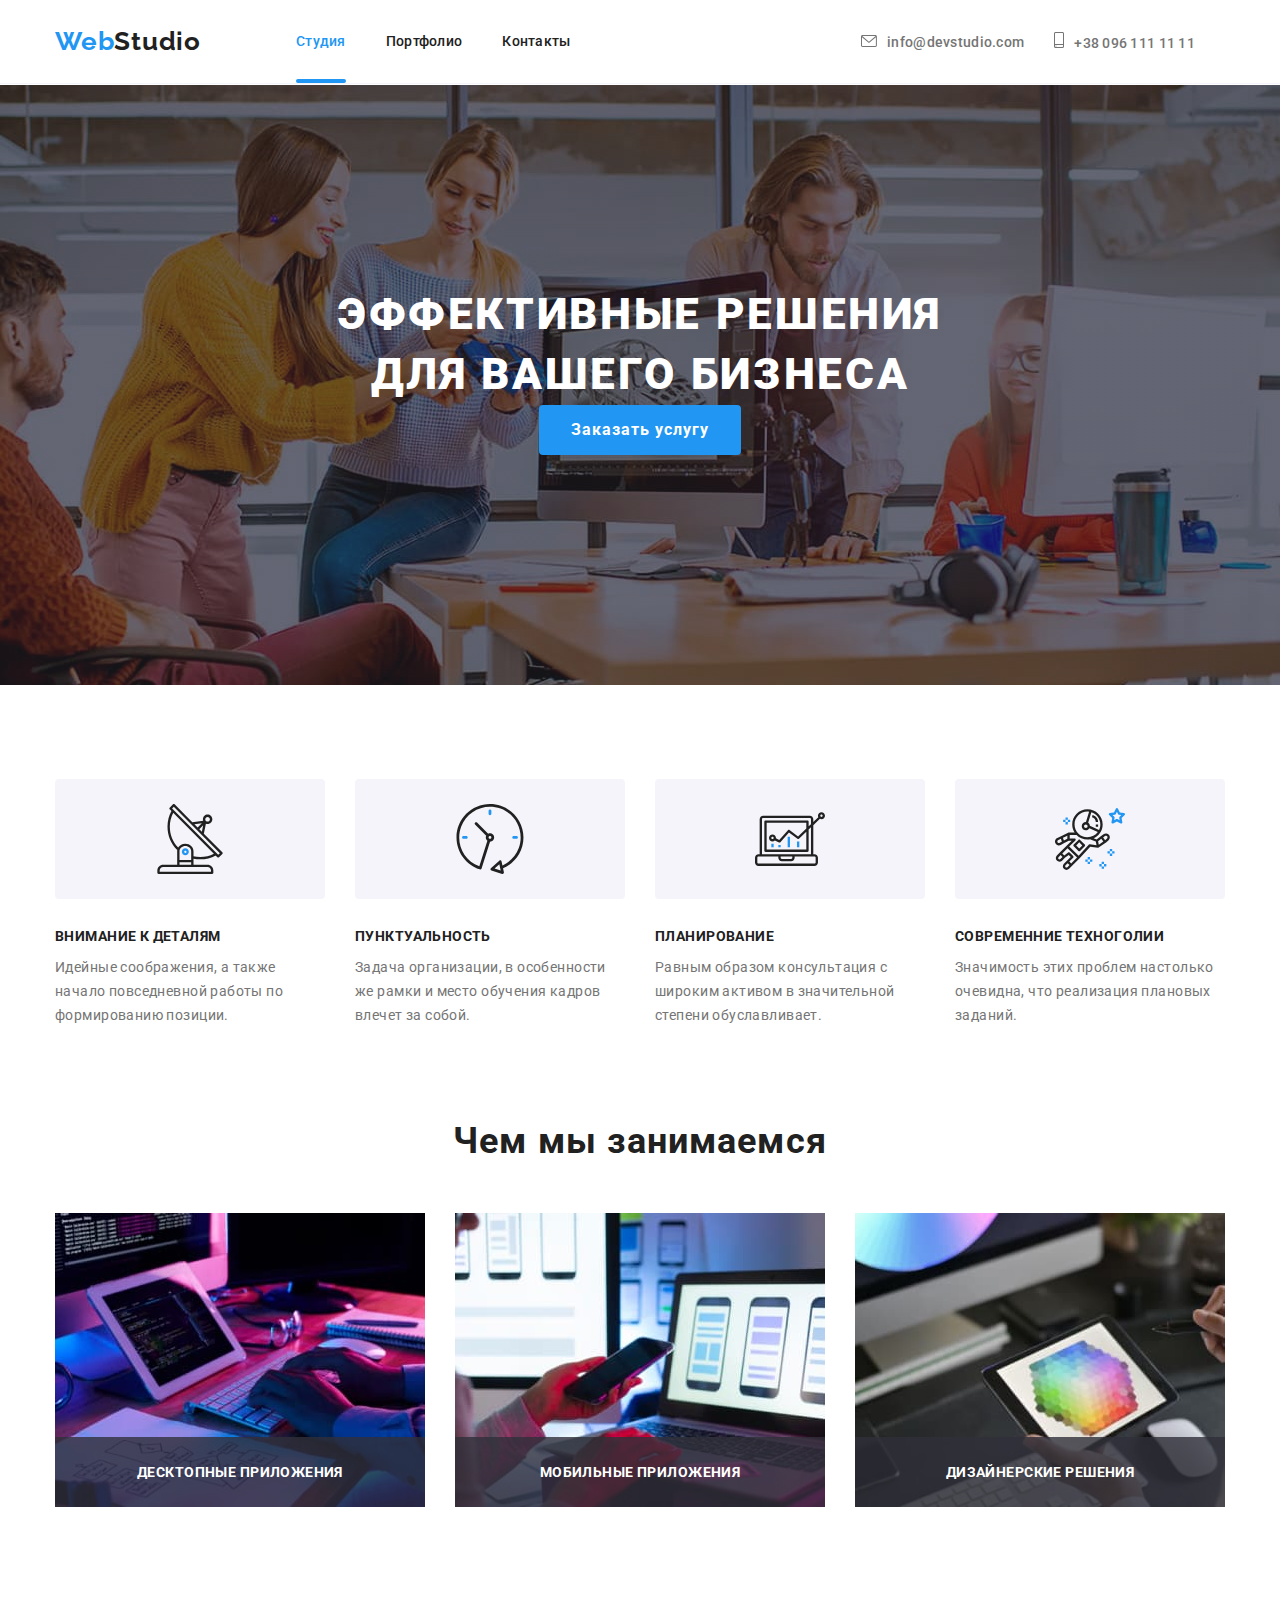
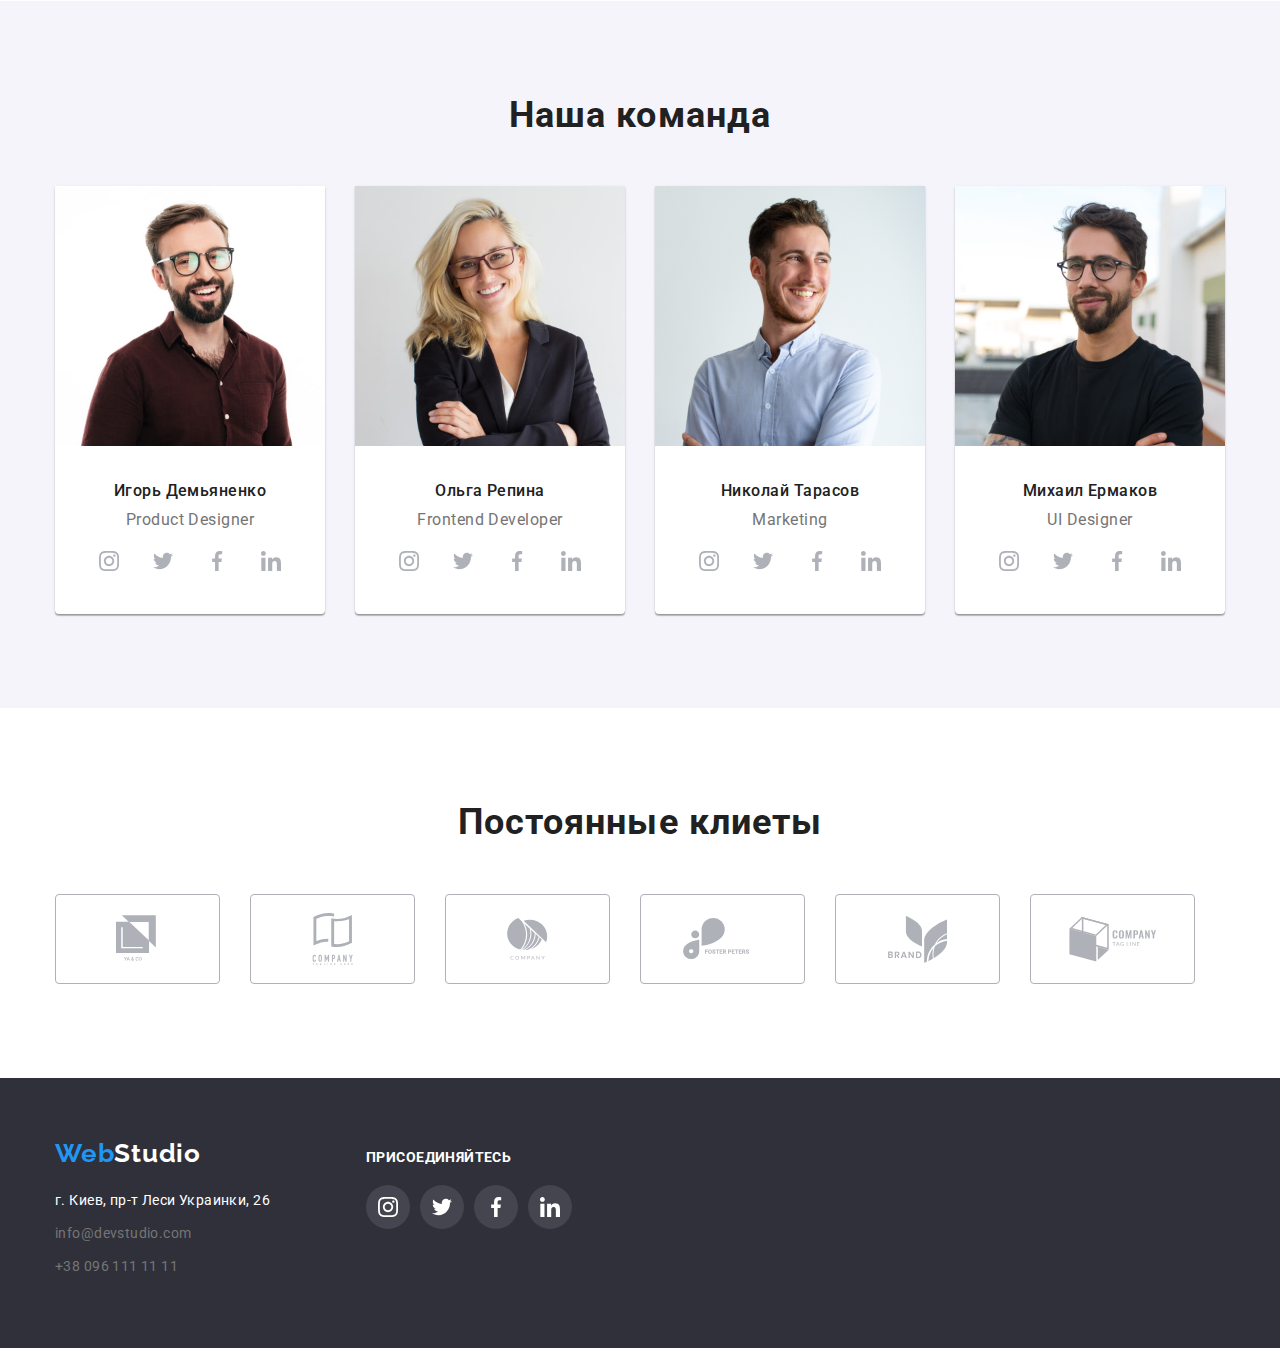
<file: index.html>
<!DOCTYPE html>
<html lang="ru">
  <head>
    <meta charset="UTF-8" />
    <meta name="viewport" content="width=device-width, initial-scale=1.0" />
    <title>WebStudio</title>
    <link rel="stylesheet" href="https://cdnjs.cloudflare.com/ajax/libs/modern-normalize/1.0.0/modern-normalize.min.css">
    <link rel="preconnect" href="https://fonts.gstatic.com"> 
    <link rel="preconnect" href="https://fonts.gstatic.com"> 
    <link href="https://fonts.googleapis.com/css2?family=Raleway:wght@700&family=Roboto:wght@400;500;700;900&display=swap" rel="stylesheet">
    <link rel="stylesheet" href="./css/styles.css">
  </head>

  <body>
    <!--Шапка сайта-->
    <header class="page-header">
      <div class="head">
        <nav class="navigation">
        <a class="logo-blue" href="./index.html">Web<span class="logo-black">Studio</span>
        </a>
            <ul class="site-nav">
              <li class="item">
                <a class="header-link current" href="./index.html">Студия</a>
              </li>
              <li class="item">
                <a class="header-link" href="./portfolio.html">Портфолио</a>
              </li>                
              <li class="item">
                <a class="header-link" href="#">Контакты</a>
              </li>
            </ul>
        </nav>

        <ul class="adrress-header">
            <li class="mail-link"><a class="adrress" href="mailto:info@example.com">
              <svg class="mail-svg" width="16px" height="12px">
                <use href="./images/symbol-defs.svg#envelope-2"></use>
              </svg>info@devstudio.com</a></li>
            <li class="mail-link"><a class="adrress" href="tel:+380991111111">
              <svg class="phone-svg" width="10" height="16">
                <use href="./images/symbol-defs.svg#smartphone"></use>
              </svg>+38 096 111 11 11</a></li>
        </ul>
      </div>
    </header>

    <main>

      <!--Герой-->
        <section class="hero">
          <div class="overlay">
            <div class="heading-container">
            <h1 class="hero-title">Эффективные решения для вашего бизнеса</h1>
            </div>
            <button type="button" class="button" data-open-modal>Заказать услугу</button>
          </div>
        </section>
      

      <!--Наши преимущества-->
      <section class="section">
        <div class="container">
          <h2 class="visually-hidden">Наши особенности</h2>
            <ul class="feature-list">
              <li class="feature-benefits icon-antenna">
                <div class="feature-svg">
                  <svg class="item-svg">
                    <use href="./images/symbol-defs.svg#antenna"></use>
                  </svg>
                </div>
                <h3 class="title">Внимание к деталям</h3>
                <p class="feature-list-description">
                Идейные соображения, а также начало повседневной работы по
                  формированию позиции.
                </p>
            </li>
            <li class="feature-benefits icon-clock">
              <div class="feature-svg">
                <svg class="item-svg">
                  <use href="./images/symbol-defs.svg#clock"></use>
                </svg>
              </div>
              <h3 class="title">Пунктуальность</h3>
              <p class="feature-list-description">
                Задача организации, в особенности же рамки и место обучения кадров
                влечет за собой.
              </p>
            </li>
            <li class="feature-benefits icon-diagrama">
              <div class="feature-svg">
                <svg class="item-svg">
                  <use href="./images/symbol-defs.svg#diagram"></use>
                </svg>
              </div>
              <h3 class="title">Планирование</h3>
              <p class="feature-list-description">
                Равным образом консультация с широким активом в значительной
                степени обуславливает.
              </p>
            </li>
            <li class="feature-benefits icon-astronaut">
              <div class="feature-svg">
                <svg class="item-svg">
                  <use href="./images/symbol-defs.svg#astronaut"></use>
                </svg>
              </div>
              <h3 class="title">Современние техноголии</h3>
              <p class="feature-list-description">
                Значимость этих проблем настолько очевидна, что реализация
                плановых заданий.
              </p>
            </li>
          </ul>
        </div>
      </section>

      <!--Чем мы занимаемся-->
      <section class="employment-section">
        <div class="container">
          <h2 class="employment-title">Чем мы занимаемся</h2>
          <ul class="employment">
            <li class="item">
              <div class="product-overlay">
                <img
                  src="./images/programer-working-his-desk-office.jpg"
                  alt="Фото програмиста работаючего в офисе"
                  width="370"
                />
                <div class="employment-overlay">
                <p class="employment-text">
                  Десктопные приложения
                </p>
                </div>
              </div>
            </li>
            <li class="item">
              <div class="product-overlay">
                <img
                  src="./images/designers-are-developing-application-smartphones.jpg"
                  alt="Фото разроботки интерфейса для приложения"
                  width="370"
                />
                <div class="employment-overlay">
                  <p class="employment-text">
                    Мобильные приложения
                  </p>
                </div>
              </div>
            </li>
            <li class="item">
              <div class="product-overlay">
                <img 
                src="./images/creative-artist-web-design-with-working-colour.jpg" 
                alt="Фото дизайнера подбирающего цвета на планшете" width="370"
                />
                <div class="employment-overlay">
                  <p class="employment-text">
                    Дизайнерские решения
                  </p>
                </div>
              </div>
            </li>
          </ul>
        </div>
      </section>

      <!--Наша команда-->
      <section class="team-section section">
        <div class="container">
          <h2 class="team-heading">Наша команда</h2>
            <ul class="team-list">
              <li class="team-card">
                <img class="card-face" src="./images/Igor.jpg"
                alt="Игорь Демьяненко" width="270"
                /> 
                <h3 class="person">Игорь Демьяненко</h3>
                <p class="duties">Product Designer</p>
                <ul class="social">
                  <li class="distance">
                  <a class="master-icon" href="https://www.instagram.com">
                    <svg class="icon-social" width="20px" height="20px"><use href="./images/symbol-defs.svg#instagram"></use>
                    </svg>
                </a>
                </li>
                <li class="distance">
                  <a class="master-icon" href="https://twitter.com">
                    <svg class="icon-social" width="20px" height="20px"><use href="./images/symbol-defs.svg#twitter"></use>
                    </svg>
                </a>
                </li>
                <li class="distance">
                  <a class="master-icon" href="https://www.facebook.com">
                    <svg class="icon-social" width="20px" height="20px"><use href="./images/symbol-defs.svg#facebook"></use>
                    </svg>
                </a>
                </li>
                <li class="distance">
                  <a class="master-icon" href="https://www.linkedin.com">
                    <svg class="icon-social" width="20px" height="20px"><use href="./images/symbol-defs.svg#linkedin"></use>
                    </svg>
                </a>
                </li>
                </ul>
              </li>
              <li class="team-card">
                <img class="card-face" src="./images/Olga.jpg"
                alt="Ольга Репина" width="270"
                /> 
                <h3 class="person">Ольга Репина</h3>
                <p class="duties">Frontend Developer</p>
                <ul class="social">
                  <li class="distance">
                  <a class="master-icon" href="https://www.instagram.com">
                    <svg class="icon-social" width="20px" height="20px"><use href="./images/symbol-defs.svg#instagram"></use>
                    </svg>
                </a>
                </li>
                <li class="distance">
                  <a class="master-icon" href="https://twitter.com">
                    <svg class="icon-social" width="20px" height="20px"><use href="./images/symbol-defs.svg#twitter"></use>
                    </svg>
                </a>
                </li>
                <li class="distance">
                  <a class="master-icon" href="https://www.facebook.com">
                    <svg class="icon-social" width="20px" height="20px"><use href="./images/symbol-defs.svg#facebook"></use>
                    </svg>
                </a>
                </li>
                <li class="distancer">
                  <a class="master-icon" href="https://www.linkedin.com">
                    <svg class="icon-social" width="20px" height="20px"><use href="./images/symbol-defs.svg#linkedin"></use>
                    </svg>
                </a>
                </li>
                </ul>
              </li>
              <li class="team-card"> 
                <img class="card-face" src="./images/Nikolay.jpg"
                alt="Николай Тарасов" width="270"
                /> 
                <h3 class="person">Николай Тарасов</h3>
                <p class="duties">Marketing</p>
                <ul class="social">
                  <li class="distance">
                  <a class="master-icon" href="https://www.instagram.com">
                    <svg class="icon-social" width="20px" height="20px"><use href="./images/symbol-defs.svg#instagram"></use>
                    </svg>
                </a>
                </li>
                <li class="distance">
                  <a class="master-icon" href="https://twitter.com">
                    <svg class="icon-social" width="20px" height="20px"><use href="./images/symbol-defs.svg#twitter"></use>
                    </svg>
                </a>
                </li>
                <li class="distance">
                  <a class="master-icon" href="https://www.facebook.com">
                    <svg class="icon-social" width="20px" height="20px"><use href="./images/symbol-defs.svg#facebook"></use>
                    </svg>
                </a>
                </li>
                <li class="distance">
                  <a class="master-icon" href="https://www.linkedin.com">
                    <svg class="icon-social" width="20px" height="20px"><use href="./images/symbol-defs.svg#linkedin"></use>
                    </svg>
                </a>
                </li>
                </ul>
              </li>
              <li class="team-card">
                <img class="card-face" src="./images/Mikhail.jpg"
                alt="Михаил Ермаков" width="270"
                /> 
                <h3 class="person">Михаил Ермаков</h3>
                <p class="duties">UI Designer</p>
                <ul class="social">
                  <li class="distance">
                  <a class="master-icon" href="https://www.instagram.com">
                    <svg class="icon-social" width="20px" height="20px"><use href="./images/symbol-defs.svg#instagram"></use>
                    </svg>
                </a>
                </li>
                <li class="distance">
                  <a class="master-icon" href="https://twitter.com">
                    <svg class="icon-social" width="20px" height="20px"><use href="./images/symbol-defs.svg#twitter"></use>
                    </svg>
                </a>
                </li>
                <li class="distance">
                  <a class="master-icon" href="https://www.facebook.com">
                    <svg class="icon-social" width="20px" height="20px"><use href="./images/symbol-defs.svg#facebook"></use>
                    </svg>
                </a>
                </li>
                <li class="distance">
                  <a class="master-icon" href="https://www.linkedin.com">
                    <svg class="icon-social" width="20px" height="20px"><use href="./images/symbol-defs.svg#linkedin"></use>
                    </svg>
                </a>
                </li>
                </ul>
              </li>
            </ul>
          </div>
      </section>

      <!--Постоянные клиенты-->
      <section class="client">
        <div class="container">
          <h2 class="client-heading">Постоянные клиеты</h2>
          <ul class="client-icon list">
            <li class="client-container">
              <a class="client-link" href="">
                <svg class="client-svg1" width="44" height="49">
                  <use href="./images/symbol-defs.svg#logo-1" ></use>
                </svg>
              </a>
            </li>
            <li class="client-container">
              <a class="client-link" href="">
                <svg class="client-svg1" width="44" height="52">
                  <use href="./images/symbol-defs.svg#logo-2" ></use>
                </svg>
              </a></li>
            <li class="client-container">
              <a class="client-link" href="">
                <svg class="client-svg1" width="41" height="42">
                  <use href="./images/symbol-defs.svg#logo-3" ></use>
                </svg>
              </a></li>
            <li class="client-container">
              <a class="client-link" href="">
                <svg class="client-svg1" width="79" height="42">
                  <use href="./images/symbol-defs.svg#logo-4" ></use>
                </svg>
              </a></li>
            <li class="client-container">
              <a class="client-link" href="">
                <svg class="client-svg1" width="59" height="47">
                  <use href="./images/symbol-defs.svg#logo-5" ></use>
                </svg>
              </a></li>
              <li class="client-container">
                <a class="client-link" href="">
                  <svg class="client-svg1" width="88" height="45">
                    <use href="./images/symbol-defs.svg#logo-6" ></use>
                  </svg>
                </a></li>
          </ul>
        </div>
      </section>
    </main>

    <!--Футер-->
    <footer class="footer">
      <div class="container position">
        <div>
            <a href="./index.html" class="logo-blue">Web<span class="logo-white">Studio</span></a>
            <address class="adrress-post">
              г. Киев, пр-т Леси Украинки, 26
              </address>
            <ul class="adrress-footer">
              <li class="adrress-item">
                <a href="mailto:info@example.com" class="adrress">info@devstudio.com</a>
              </li>
              <li>
                <a href="tel:+380991111111" class="adrress">+38 096 111 11 11</a>
              </li>
            </ul>
        </div>
        <div class="socials-footer">
          <p class="footer-apendix">Присоединяйтесь</p>
          <ul class="socials-link svg-list">
            <li class="roster"><a class="master-social" href="https://www.instagram.com">
              <svg class="icon-social" width="20px" height="20px"><use href="./images/symbol-defs.svg#instagram"></use>
              </svg>
            </a>
            </li>
            <li class="roster"><a class="master-social" href="https://twitter.com">
              <svg class="icon-social" width="20px" height="20px"><use href="./images/symbol-defs.svg#twitter"></use>
              </svg>
            </a>
          </li>
            <li class="roster"><a class="master-social" href="https://www.facebook.com">
              <svg class="icon-social" width="20px" height="20px"><use href="./images/symbol-defs.svg#facebook"></use>
              </svg>
            </a>
          </li>
            <li class="roster"><a class="master-social" href="https://www.linkedin.com">
              <svg class="icon-social" width="20px" height="20px"><use href="./images/symbol-defs.svg#linkedin"></use>
              </svg>
            </a>
          </li>
          </ul>
        </div>
      </div>
    </footer>

    <div class="backdrop is-hidden" data-backdrop>
      <div class="modal">
        <button class="modal-close-buttom" data-close-modal>
          <svg class="icon-modal-close" width="18px" height="18px"><use href="./images/symbol-defs.svg#close-black"></use>
          </svg>
        </button>
      </div>
    </div>

<!--Скріпт для автоматичного підгону хедера та відкривання модалки-->
    <script>
      const { height: pageHeaderHeight } = document
        .querySelector(".page-header")
        .getBoundingClientRect();

      document.body.style.paddingTop = `${pageHeaderHeight}px`;

      const refs = {
        openModalBtn: document.querySelector('[data-open-modal]'),
        closeModalBtn: document.querySelector('[data-close-modal]'),
        backdrop: document.querySelector('[data-backdrop]'),
      };

      refs.openModalBtn.addEventListener('click', toggleModal);
      refs.closeModalBtn.addEventListener('click', toggleModal);

      refs.backdrop.addEventListener('click', logBackdropClick);

      function toggleModal() {
        refs.backdrop.classList.toggle('is-hidden');
      }

      function logBackdropClick() {
        console.log('Это клик в бекдроп');
      }
    </script>
  </body>
</html>
</file>
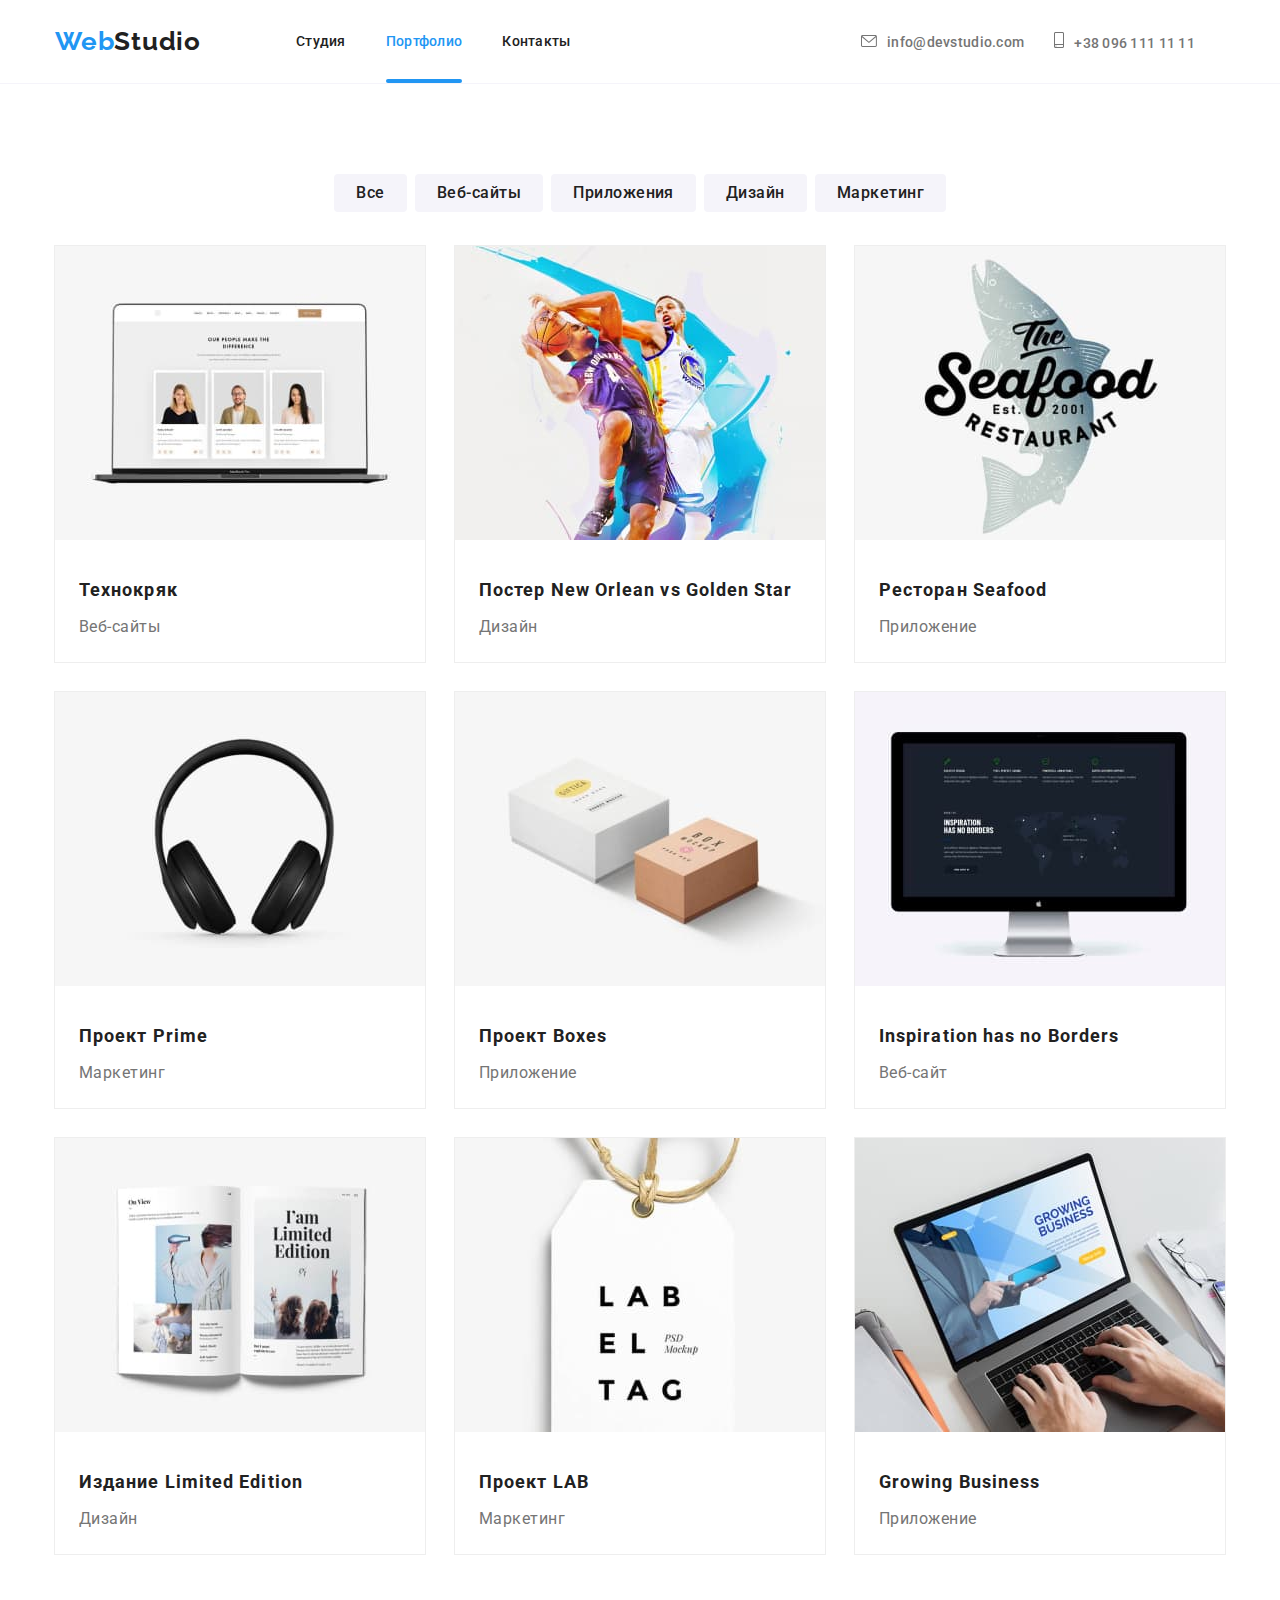
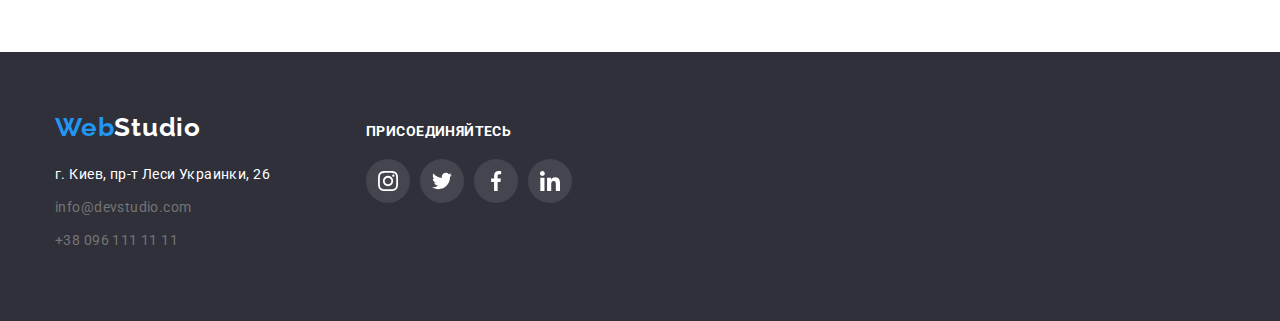
<file: portfolio.html>
<!DOCTYPE html>
<html lang="ru">
  <head>
    <meta charset="UTF-8" />
    <meta name="viewport" content="width=device-width, initial-scale=1.0" />
    <title>WebStudio</title>
    <link rel="stylesheet" href="https://cdnjs.cloudflare.com/ajax/libs/modern-normalize/1.0.0/modern-normalize.min.css">
    <link rel="preconnect" href="https://fonts.gstatic.com"> 
    <link rel="preconnect" href="https://fonts.gstatic.com"> 
    <link href="https://fonts.googleapis.com/css2?family=Raleway:wght@700&family=Roboto:wght@400;500;700;900&display=swap" rel="stylesheet">
    <link rel="stylesheet" href="./css/styles.css">
  </head>

  <body>
    <!--Шапка сайта-->
    <header class="page-header">
      <div class="head">
        <nav class="navigation">
          <a class="logo-blue" href="./index.html">Web<span class="logo-black">Studio</span>
          </a>
            <ul class="site-nav">
              <li class="item"><a class="header-link" href="./index.html">Студия</a></li>
              <li class="item"><a class="header-link current" href="./portfolio.html">Портфолио</a></li>
              <li class="item"><a class="header-link" href="#">Контакты</a></li>
          </ul>
        </nav>

        <ul class="adrress-header">
          <li class="mail-link"><a class="adrress" href="mailto:info@example.com">
            <svg class="mail-svg" width="16px" height="12px">
              <use href="./images/symbol-defs.svg#envelope-2"></use>
            </svg>info@devstudio.com</a></li>
          <li class="mail-link"><a class="adrress" href="tel:+380991111111">
            <svg class="phone-svg" width="10" height="16">
              <use href="./images/symbol-defs.svg#smartphone"></use>
            </svg>+38 096 111 11 11</a></li>
      </ul>
      </div>
    </header>

    <main>

      <!--Кнопки-->
      <section class="portfolio">
          <h2 class="visually-hidden">Портфоліо</h2>
            <ul class="filter-item">
              <li class="filter-list">
                <button type="button" class="filter-btn">Все</button>
              </li>
              <li class="filter-list">
                <button type="button" class="filter-btn">Веб-сайты</button>
              </li>
              <li class="filter-list">
                <button type="button" class="filter-btn">Приложения</button>
              </li>
              <li class="filter-list">
                <button type="button" class="filter-btn">Дизайн</button>
              </li>
              <li class="filter-list">
                <button type="button" class="filter-btn">Маркетинг</button>
              </li>
            </ul>
        

      <!--Все предложения в портфолио-->
        <div class="joboffer">
          <ul class="offers-list">
            <li class="item">
              <a class="offers-item-link" href="#">
                <div class="master-photo">
                  <img src="./images/Laptop.jpg" alt="открытый ноутбук">
                   <div class="portfolio-overlay">
                    <p class="paragraf-text">
                      Технокряк это современная площадка распространения коронавируса.
                      Компании используют эту платформу для цифрового шпионажа и атак 
                      на защищённые сервера конкурентов. 
                    </p>
                  </div>
                </div>   
              <div class="offers-info">
                  <h3 class="offers-list">Технокряк</h3>
                  <p class="heading">Веб-сайты</p>
              </div>
            </a>
            </li>
            <li class="item">
              <a class="offers-item-link" href="#">
                <div class="master-photo">
                  <img src="./images/Bascketball.jpg" alt="прижок баскетболистов">
                    <div class="portfolio-overlay">
                      <p class="paragraf-text">
                        Технокряк это современная площадка распространения коронавируса.
                        Компании используют эту платформу для цифрового шпионажа и атак 
                        на защищённые сервера конкурентов. 
                      </p>
                  </div> 
                </div>    
              <div class="offers-info">
                <h3 class="offers-list">Постер New Orlean vs Golden Star</h3>
                <p class="heading">Дизайн</p>
            </div>
            </a>
          </li>
          <li class="item">
            <a class="offers-item-link" href="#">
              <div class="master-photo">
                <img src="./images/Fish.jpg" alt="логотип ресторана">
                  <div class="portfolio-overlay">
                    <p class="paragraf-text">
                      Технокряк это современная площадка распространения коронавируса.
                      Компании используют эту платформу для цифрового шпионажа и атак 
                      на защищённые сервера конкурентов. 
                    </p>
                  </div>
              </div>
            <div class="offers-info">
              <h3 class="offers-list">Ресторан Seafood</h3>
              <p class="heading">Приложение</p>
            </div>  
          </a>
          </li>
          <li class="item">
            <a class="offers-item-link" href="#">
            <div class="master-photo">
              <img src="./images/Headphone.jpg" alt="наушники">
                <div class="portfolio-overlay">
                  <p class="paragraf-text">
                    Технокряк это современная площадка распространения коронавируса.
                    Компании используют эту платформу для цифрового шпионажа и атак 
                    на защищённые сервера конкурентов. 
                  </p>
                </div>
            </div>
            <div class="offers-info">
              <h3 class="offers-list">Проект Prime</h3>
              <p class="heading">Маркетинг</p>
            </div>
            </a>
          </li>
          <li class="item">
            <a class="offers-item-link" href="#">
            <div class="master-photo">
              <img src="./images/Boxes.jpg" alt="две коробочки">
                <div class="portfolio-overlay">
                  <p class="paragraf-text">
                    Технокряк это современная площадка распространения коронавируса.
                    Компании используют эту платформу для цифрового шпионажа и атак 
                    на защищённые сервера конкурентов. 
                  </p>
              </div>
            </div> 
            <div class="offers-info">
              <h3 class="offers-list">Проект Boxes</h3>
              <p class="heading">Приложение</p>
            </div>
            </a>
          </li>
          <li class="item">
            <a class="offers-item-link" href="#">
              <div class="master-photo">
                <img src="./images/Monitor.jpg" alt="аймак">
                  <div class="portfolio-overlay">
                    <p class="paragraf-text">
                    Технокряк это современная площадка распространения коронавируса.
                    Компании используют эту платформу для цифрового шпионажа и атак 
                    на защищённые сервера конкурентов. 
                    </p>
                  </div>
              </div>
            <div class="offers-info">
              <h3 class="offers-list">Inspiration has no Borders</h3>
              <p class="heading">Веб-сайт</p>
            </div>  
          </a>
          </li>
          <li class="item">
            <a class="offers-item-link" href="#">
              <div class="master-photo">
                <img src="./images/Book.jpg" alt="открытая книга">
                  <div class="portfolio-overlay">
                    <p class="paragraf-text">
                      Технокряк это современная площадка распространения коронавируса.
                      Компании используют эту платформу для цифрового шпионажа и атак 
                      на защищённые сервера конкурентов. 
                    </p>
                  </div>
              </div>
            <div class="offers-info"> 
              <h3 class="offers-list">Издание Limited Edition</h3>
              <p class="heading">Дизайн</p>
            </div>  
          </a>
          </li>
          <li class="item">
            <a class="offers-item-link" href="#">
              <div class="master-photo">
                <img src="./images/Label.jpg" alt="етикетка с логотипом">
                  <div class="portfolio-overlay">
                    <p class="paragraf-text">
                      Технокряк это современная площадка распространения коронавируса.
                      Компании используют эту платформу для цифрового шпионажа и атак 
                      на защищённые сервера конкурентов. 
                    </p>
                  </div>
              </div>
            <div class="offers-info">
              <h3 class="offers-list">Проект LAB</h3>
              <p class="heading">Маркетинг</p>
            </div>
            </a>
          </li>
          <li class="item">
            <a class="offers-item-link" href="#">
              <div class="master-photo">
                <img src="./images/LaptopHands.jpg" alt="руки на ноутбуке">
                  <div class="portfolio-overlay">
                    <p class="paragraf-text">
                      Технокряк это современная площадка распространения коронавируса.
                      Компании используют эту платформу для цифрового шпионажа и атак 
                      на защищённые сервера конкурентов. 
                    </p> 
                </div>
              </div> 
            <div class="offers-info">
              <h3 class="offers-list">Growing Business</h3>
              <p class="heading">Приложение</p>
            </div>  
          </a>
          </li>
        </ul>
      </div>
      </section>
    </main>

    <!--Футер-->
    <footer class="footer">
      <div class="container position">
        <div>
            <a href="./index.html" class="logo-blue">Web<span class="logo-white">Studio</span></a>
            <address class="adrress-post">
              г. Киев, пр-т Леси Украинки, 26
              </address>
            <ul class="adrress-footer">
              <li class="adrress-item">
                <a href="mailto:info@example.com" class="adrress">info@devstudio.com</a>
              </li>
              <li>
                <a href="tel:+380991111111" class="adrress">+38 096 111 11 11</a>
              </li>
            </ul>
        </div>
        <div class="socials-footer">
          <p class="footer-apendix">Присоединяйтесь</p>
          <ul class="socials-link svg-list">
            <li class="roster"><a class="master-social" href="https://www.instagram.com">
              <svg class="icon-social" width="20px" height="20px"><use href="./images/symbol-defs.svg#instagram"></use>
              </svg>
            </a>
            </li>
            <li class="roster"><a class="master-social" href="https://twitter.com">
              <svg class="icon-social" width="20px" height="20px"><use href="./images/symbol-defs.svg#twitter"></use>
              </svg>
            </a>
          </li>
            <li class="roster"><a class="master-social" href="https://www.facebook.com">
              <svg class="icon-social" width="20px" height="20px"><use href="./images/symbol-defs.svg#facebook"></use>
              </svg>
            </a>
          </li>
            <li class="roster"><a class="master-social" href="https://www.linkedin.com">
              <svg class="icon-social" width="20px" height="20px"><use href="./images/symbol-defs.svg#linkedin"></use>
              </svg>
            </a>
          </li>
          </ul>
        </div>
      </div>
      
    </footer>
  </body>
</html>
</file>
<file: css/styles.css>
:root {
    --primary-text-color: #757575;
    --title-text-color:  #212121;
    --accent-color: #2196F3;
    --accent-color-card: rgba(33, 150, 243, 0.9);
    --hero-text-color: #FFFFFF;
    --transparent-color: rgba(255, 255, 255, 0.6);
    --icon-main-color:  #AFB1B8;

    --background-main-color: #E5E5E5; 
    --background-secondary-color: #F5F4FA;
    --background-hero-color: #C4C4C4;
    --background-hero-footer-color: #2F303A;
    --background-head-color: #FFFFFF;

    --animation-duration: 250ms;
    --animation-type: cubic-bezier(0.4, 0, 0.2, 1);
}          
        /* цвет основного текста (светло-серый)  #757575; */
        /* цвет вторичного текста (заголовки, ближе к черному) #212121; */
        /* цвет акцента #2196F3; */
        /* цвет текста героя и почтового адреса (белый) #FFFFFF; */
        /* цвет прозрачный (адрес) rgba(255, 255, 255, 0.6); */

        /* цвет фона основной (белее) #E5E5E5; */
        /* цвет фона вторичный (серее) #F5F4FA; */
        /* цвет фона героя и футера #2F303A */
        /* цвет фона в хедере (белый) #FFFFFF */

body {
    padding-top: 80px;

    font-family: 'Roboto', sans-serif;

    color: var(--primary-text-color);
}

h1, 
h2, 
h3 {
    font-family: 'Roboto', sans-serif;
    font-weight: 900;
}

main {
    background-color: var(--background-main-color--);
}

a {
    text-decoration: none;
}

li {
    list-style: none;
}

h1, 
h2,
h3,
ul,
p {
    margin-top: 0;
    margin-bottom: 0;
    padding-left: 0;
}

/* Common */

.container {
    display: inline-flex;
    align-items: center;

    width: 1200px;
    padding: 0 15px;
	margin: 0 auto;
}


/* Header */

.page-header {
    position: fixed;
    width: 100%;
    top: 0;
    left: 0;
    z-index: 1;
    
    border-bottom: 1px solid var(--background-secondary-color);

    background-color: var(--background-head-color);
}

.head {
    display: flex;
    align-items: center;

    width: 1200px;
    padding: 0 15px;
    margin: 0 auto;
}

.mail-svg,
.phone-svg {
    margin-right: 10px;
}

.adrress:focus {
    fill: var(--accent-color)
}
    
/* Logo */

.logo-blue {
    margin-right: 95px;

    font-family: Raleway;
    font-weight: 700;
    font-size: 26px;
    line-height: 31px;
    letter-spacing: 0.03em;

    color: var(--accent-color);
}
.logo-black {
    color: var(--title-text-color);
}
.logo-white {
    color: var(--hero-text-color);
}

/* Site-nav */

.navigation {
    display: flex;
    align-items: center;
}

.site-nav {
    display: flex;
    align-items: center;
}

.site-nav > .item:not(:last-child) {
    margin-right: 40px;
}

.site-nav .header-link {
    display: inline;
    padding-top: 32px;
    padding-bottom: 32px;

    font-weight: 500;
    font-size: 14px;
    line-height: 1.14px;
    letter-spacing: 0.02em;

    color: var(--title-text-color);
}

.site-nav .header-link:hover,
.site-nav .header-link:focus{
    color: var(--accent-color);
}

.site-nav .header-link.current {
    color: var(--accent-color);
}

/* Оформлення підкреслення в хедері */

.header-link{
    position: relative;
    display: block;
    transition: color var(--animation-duration) var(--animation-type);
}

.header-link::after {
    content: '';

    position: absolute;
    bottom: -2px;
    left: 0;

    display: block;
    width: 100%;
    height: 4px;

    border-radius: 2px;
    background-color: var(--accent-color);
    opacity: 0;

    transition: opacity var(--animation-duration) var(--animation-type);
}
.current.header-link:after,
.header-link:hover:after {
    opacity: 1;
}

/* Adrress effect */

.adrress-header {

    display: flex;
    align-items: center;
    margin-left: auto;
}

.adrress{
    position: relative;
    display: block;
    transition: color var(--animation-duration) var(--animation-type);
}

.adrress::after {
    content: '';
    opacity: 0;
    transition: opacity var(--animation-duration) var(--animation-type);
}

.adrress:hover:after {
    opacity: 1;
}

.adrress-header .adrress,
.adrress-footer .adrress {
    fill: var(--primary-text-color);
    color: var(--primary-text-color);
}

.adrress-header .adrress {
    display: inline-block;
    padding: 32px 0;
    
    font-family: Roboto;
    font-weight: 500;
    font-size: 14px;
    line-height: 16px;
    letter-spacing: 0.02em;
}

.adrress-header .adrress:hover,
.adrress-header .adrress:focus,
.adrress-footer .adrress:hover,
.adrress-footer .adrress:focus{
    color: var(--accent-color);
    fill: currentColor;
}

.mail-link {
    margin-left: auto;
    margin-right: 30px;
}

.adrress-post {
    margin-top: 20px;
    margin-bottom: 9px;

    font-style: normal;
    font-weight: 400;
    font-size: 14px;
    line-height: 1.71;
    letter-spacing: 0.03em;

    color: var(--hero-text-color);
}

.adrress-footer {
    margin-bottom: 9px;

    font-style: normal;
    font-weight: 400;
    font-size: 14px;
    line-height: 1.71;
    letter-spacing: 0.03em;
}

/* Hero */

.hero {
    padding: 0;
    margin: 0 auto;
    text-align: center;

    background-color: var(--background-hero-color);
}

/* Ставить картинку на героя */

.overlay {
    max-width: 1600px;
    height: 600px;
    padding-top: 200px;
    padding-bottom: 200px;
    background-image: linear-gradient(
        to right,
        rgba(47, 48, 58, 0.4), 
        rgba(47, 48, 58, 0.4)
        ), url(../images/hero-image.jpg);
    background-size: cover;
    background-position: center;
    background-repeat: no-repeat;
    margin: 0 auto;
}

.hero-title {
    margin: 0 auto 30px;
    
    font-size: 44px;
    line-height: 1.36;
    letter-spacing: 0.06em;
    text-transform: uppercase;

    color: var(--hero-text-color);
}

.heading-container {
    width: 696px;
    height: 120px;
    margin: 0 auto;
}

/* Button */

.button {
    padding: 10px 32px;
    min-width: 200px;
    align-items: baseline;
    text-align: center; 
    
    font-weight: 700;
    font-size: 16px;
    line-height: 1.87;
    
    letter-spacing: 0.06em;
    cursor: pointer;
    border-radius: 4px;
    border: none;
    color: var(--hero-text-color); 
    background-color: var(--accent-color);

    transition-timing-function: var(--animation-type); */
    transition: background-color var(--animation-duration) var(--animation-type);
}

.button:hover,
.button:focus {
    box-shadow: 0px 4px 4px rgba(0, 0, 0, 0.15);
}

/* Section*/

.visually-hidden {
    position: absolute;
    width: 1px;
    height: 1px;
    margin: -1px;
    border: 0;
    padding: 0;
    
    white-space: nowrap;
    clip-path: inset(100%);
    clip: rect(0 0 0 0);
    overflow: hidden;
  }

.employment-title {
    margin-bottom: 50px;
    display: block;

    font-weight: 700;
    font-size: 36px;
    line-height: 1.16;
    text-align: center;
    letter-spacing: 0.03em;

    color: var(--title-text-color);
}

.title-description {
    font-weight: 400;
    font-size: 14px;
    line-height: 1.71;
    letter-spacing: 0.03em;
}

/* Feature-list */

.section {
    padding-top: 94px;
    padding-bottom: 94px;
} 
.feature-list {
    display: flex;
}

.feature-svg {
    display: flex;
    justify-content: center;
    margin-bottom: 30px;
    padding: 25px 0px;
    background-color: var(--background-secondary-color);
    border-radius: 4px;
}

.item-svg {
  
    width: 70px;
    height: 70px;
}
.feature-benefits:not(:nth-child(4n)) {
    margin-right: 30px;
}

.feature-benefits {
    width: calc((1170px - 90px) / 4);
}

.icon-benefits {
    display: flex;
    justify-content: center;
    align-items: center;
    
    background-color: var(--background-secondary-color);
}

.feature-list .title {
    margin-bottom: 10px;

    font-weight: 700;
    font-size: 14px;
    line-height: 1.14;
    letter-spacing: 0.03em;
    text-transform: uppercase;

    color: var(--title-text-color);
}

.feature-list-description {
    
    font-weight: 400;
    font-size: 14px;
    line-height: 24px;
    letter-spacing: 0.03em;
}

/* Employment */

.employment-section {
    padding-top: 0;
    padding-bottom: 94px;
}

.container {
    display: block;
}

.team-heading {
    display: block;
    margin-bottom: 50px;

    font-weight: 700;
    font-size: 36px;
    line-height: 1.16;
    text-align: center;
    letter-spacing: 0.03em;

    color: var(--title-text-color);
}

.employment {
    
    display: flex;
    justify-content: space-between;
}

.employment .item {
    position: relative;
    width: 370px;
}

.employment-overlay::before {
    position: absolute;
}

.employment-overlay {
    position: absolute;
    bottom: 0;
    width: 100%;
    height: 70px;
    display: flex;
    align-items: center;
    justify-content: center;
    color: var(--hero-text-color);
    background: rgba(47, 48, 58, 0.8);
}

.employment-text {
    font-family: Roboto;
    font-style: normal;
    font-weight: bold;
    font-size: 14px;
    line-height: 16px;
    text-align: center;
    letter-spacing: 0.03em;
    text-transform: uppercase;
}

.product-overlay {
    position: relative;
    display: flex;
}

/* Our-team */

.team-section {
    background-color: var(--background-secondary-color);
}


.team-list {
    display: flex;
    justify-content: space-between;
    border-radius: 0px;
}

.social .distance:not(:last-child) {
    margin-right: 10px;
}

.team-card {
    height: 428px;
    border-radius: 0px 0px 4px 4px;
    box-shadow: 
    0px 1px 3px rgba(0, 0, 0, 0.12), 
    0px 1px 1px rgba(0, 0, 0, 0.14), 
    0px 2px 1px rgba(0, 0, 0, 0.2);
    background-color: #ffffff;
    }

.card-face {
    margin-bottom: 30px;
}

.team-list .person {
    margin-bottom: 10px;

    font-weight: 500;
    font-size: 16px;
    line-height: 1.19;
    text-align: center;
    letter-spacing: 0.03em;

    color: var(--title-text-color);
}

.duties {
    margin-bottom: 10px;
    font-weight: normal;
    font-size: 16px;
    line-height: 1.19;
    text-align: center;
    letter-spacing: 0.03em;
}

.social {
    display: flex;
    justify-content: center;
}
.master-icon:focus,
.master-icon:hover {
    background-color: var(--accent-color);
    color: var(--hero-text-color);
}

.master-icon {
    display: inline-flex;
    justify-content: center;
    align-items: center;
    width: 44px;
    height: 44px;
    border-radius: 50%;

    background-color: #FFFFFF;
    color: var(--icon-main-color);

    transition: background-color var(--animation-duration) var(--animation-type)
}

.icon-social {
    fill: currentColor;
}
.position{
    display: flex;
    align-items: baseline;
}

/* Постоянные клиенты */

.client-heading {
    display: block;
    margin-top: 94px;
    margin-bottom: 50px;

    font-weight: 700;
    font-size: 36px;
    line-height: 1.16;
    text-align: center;
    letter-spacing: 0.03em;

    color: var(--title-text-color);
}

.client-icon {
    display: flex;
    justify-content: space-around;
    padding-bottom: 94px;
    
}

.list {
    list-style: none;
    padding-left: 0;
    padding-right: 0;
    margin-top: 0;
    margin-bottom: 0;
}

.client-container {
    width: 170px;
    height: 90px;
    margin-right: 30px;
}
.client-link:focus,
.client-link:hover {
    fill: var(--accent-color);
    border: 1px solid var(--accent-color);
}

.client-link {
    display: inline-flex;
    justify-content: center;
    align-items: center;
    width: 100%;
    height: 100%;
    border: 1px solid #afb1b8;
    border-radius: 4px;
    fill: var(--icon-main-color);
    

    transition-property: var(--accent-color);

    transition-timing-function: var(--animation-type);
}

/* Футер */

.footer-apendix {
    margin-bottom: 20px;
}

.footer {
    padding-top: 60px;
    padding-bottom: 60px;
    background-color: var(--background-hero-footer-color);
}

.adrress-footer .adrress-item:not(:last-child) {
    margin-bottom: 9px;
    
}

.socials-footer {
    display: block;
    margin-left: 70px;
    align-items: center;
    font-style: normal;
    font-weight: 700;
    font-size: 14px;
    line-height: 16px;
    letter-spacing: 0.03em;
    text-transform: uppercase;

    color: var(--hero-text-color);
}

.master-social:hover,
.master-social:focus {
    background-color: var(--accent-color);
    color: var(--hero-text-color);
}

.socials-link {
    display: inline-flex;
    justify-content: center;
}

.socials-link .roster:not(:last-child) {
    margin-right: 10px;
}

.master-social {
    display: inline-flex;
    justify-content: center;
    align-items: center;
    width: 44px;
    height: 44px;
    border-radius: 50%;

    background-color: rgba(255, 255, 255, 0.1);
    color: var(--hero-text-color);

    transition: background-color var(--animation-duration) var(--animation-type)
}

                /* Стили для portfolio.html */

/* Butoons */

.portfolio {
    padding-top: 94px;
    padding-bottom: 94px;
}

.filter-item {
	display: flex;
	justify-content: center;
    margin-bottom: 34px;
}

.filter-list:not(:last-child) {
    margin-right: 8px;
}

.filter-btn{
    padding: 6px 22px;

    align-items: baseline;

    cursor: pointer;
    border-style: none;
    border-radius: 4px;
    min-width: 73px;

    font-weight: 500;
    font-size: 16px;
    line-height: 1.62;
    text-align: center;
    letter-spacing: 0.03em;

    color: var(--title-text-color);
    background-color: var(--background-secondary-color);

    transition-property: background-color;
    transition-duration: var(--animation-duration); 
    transition-timing-function: var(--animation-type);
}

.filter-btn:hover,
.filter-btn:focus{
    color: var(--hero-text-color);
    background-color: var(--accent-color-card);
    box-shadow: 0px 3px 1px rgba(0, 0, 0, 0.1),
                0px 1px 2px rgba(0, 0, 0, 0.08), 
                0px 2px 2px rgba(0, 0, 0, 0.12);
}

                /* All offers */
 
.joboffer {   
    width: 1200px;
    padding: 0 15px;
    margin: 0 auto;
}

.offers-list { 
    display: flex;
    flex-wrap: wrap;

    margin-bottom: 4px;

    font-weight: 700;
    font-size: 18px;
    line-height: 2;
    letter-spacing: 0.06em;

    color: var(--title-text-color);
} 

/* Оверлей та анімація для карток */

.master-photo {
    display: inline-block;
    position: relative;
    overflow: hidden;
}

.portfolio-overlay {
    position: absolute;
    width: 100%;
    height: 100%;
    left: 0;
    top: 0;

    background-color:var(--accent-color-card);

    transition: transform var(--animation-duration) var(--animation-type);

    transform: translateY(100%);
}

.item:hover .portfolio-overlay {
    transform: translateY(0);
}

.offers-item-link:focus .portfolio-overlay {
    transform: translateY(0);
}

.offers-list .item {
    width: 370px;

    outline: 1px solid #eeeeee;
    margin-right: 30px;
    margin-bottom: 30px;

    background-color: #fff;
}

.offers-list .item:nth-child(3n) {
    margin-right: 0;
}

.offers-list .item:nth-last-child(-n +3) {
    margin-bottom: 0;
}
.offers-list a,
.offers-list img {
    display: block;
}

.heading {
    font-weight: 400;
    font-size: 16px;
    line-height: 1.87;
    letter-spacing: 0.03em;

    color: var(--primary-text-color);
}    
.offers-item-link:focus,
.offers-item-link:hover {
    box-shadow: 0px 1px 1px rgba(0, 0, 0, 0.12), 
                0px 4px 4px rgba(0, 0, 0, 0.06), 
                1px 4px 6px rgba(0, 0, 0, 0.16);
}

.offers-item-link .offers-info {
    padding: 20px 24px;
}

/* Card text */

.paragraf-text {
    position: absolute;
    
    display: flex;

    color: var(--hero-text-color);
    width: 322px;
    height: 168px;
    top: 63px;
    right: 24px;
    bottom: 63px;
    left: 24px;

    font-weight: normal;
    font-size: 18px;
    line-height: 1.56;
    letter-spacing: 0.03em;
}

.master-photo:hover .paragraf-text,
.master-photo:focus .paragraf-text {
    opacity: 1;
}

/* Бекдроп для Студії */

.backdrop {
    position: fixed;
    top: 0;
    left: 0;
    width: 100%;
    height: 100%;
    background-color: rgba(0, 0, 0, 0.2);
}

.backdrop.is-hidden {
    opacity: 0;
    pointer-events: none;
}

.modal {
    position: absolute;
    top: 50%;
    left: 50%;
    transform: translate(-50%, -50%);

    min-height: 580px;
    min-width: 530px;
    background-color: var(--background-head-color);
}

.modal-close-buttom {
    position: absolute;

    top: 8px;
    right: 8px;
    height: 30px;
    width: 30px;

    border-radius: 50%;
    border: 1px solid rgba(0, 0, 0, 0.1);
    background-color: var(--background-head-color);
    
    display: flex;
    justify-content: center;
    align-items: center;
}

.icon-modal-close {
    fill: currentColor;
}
</file>
